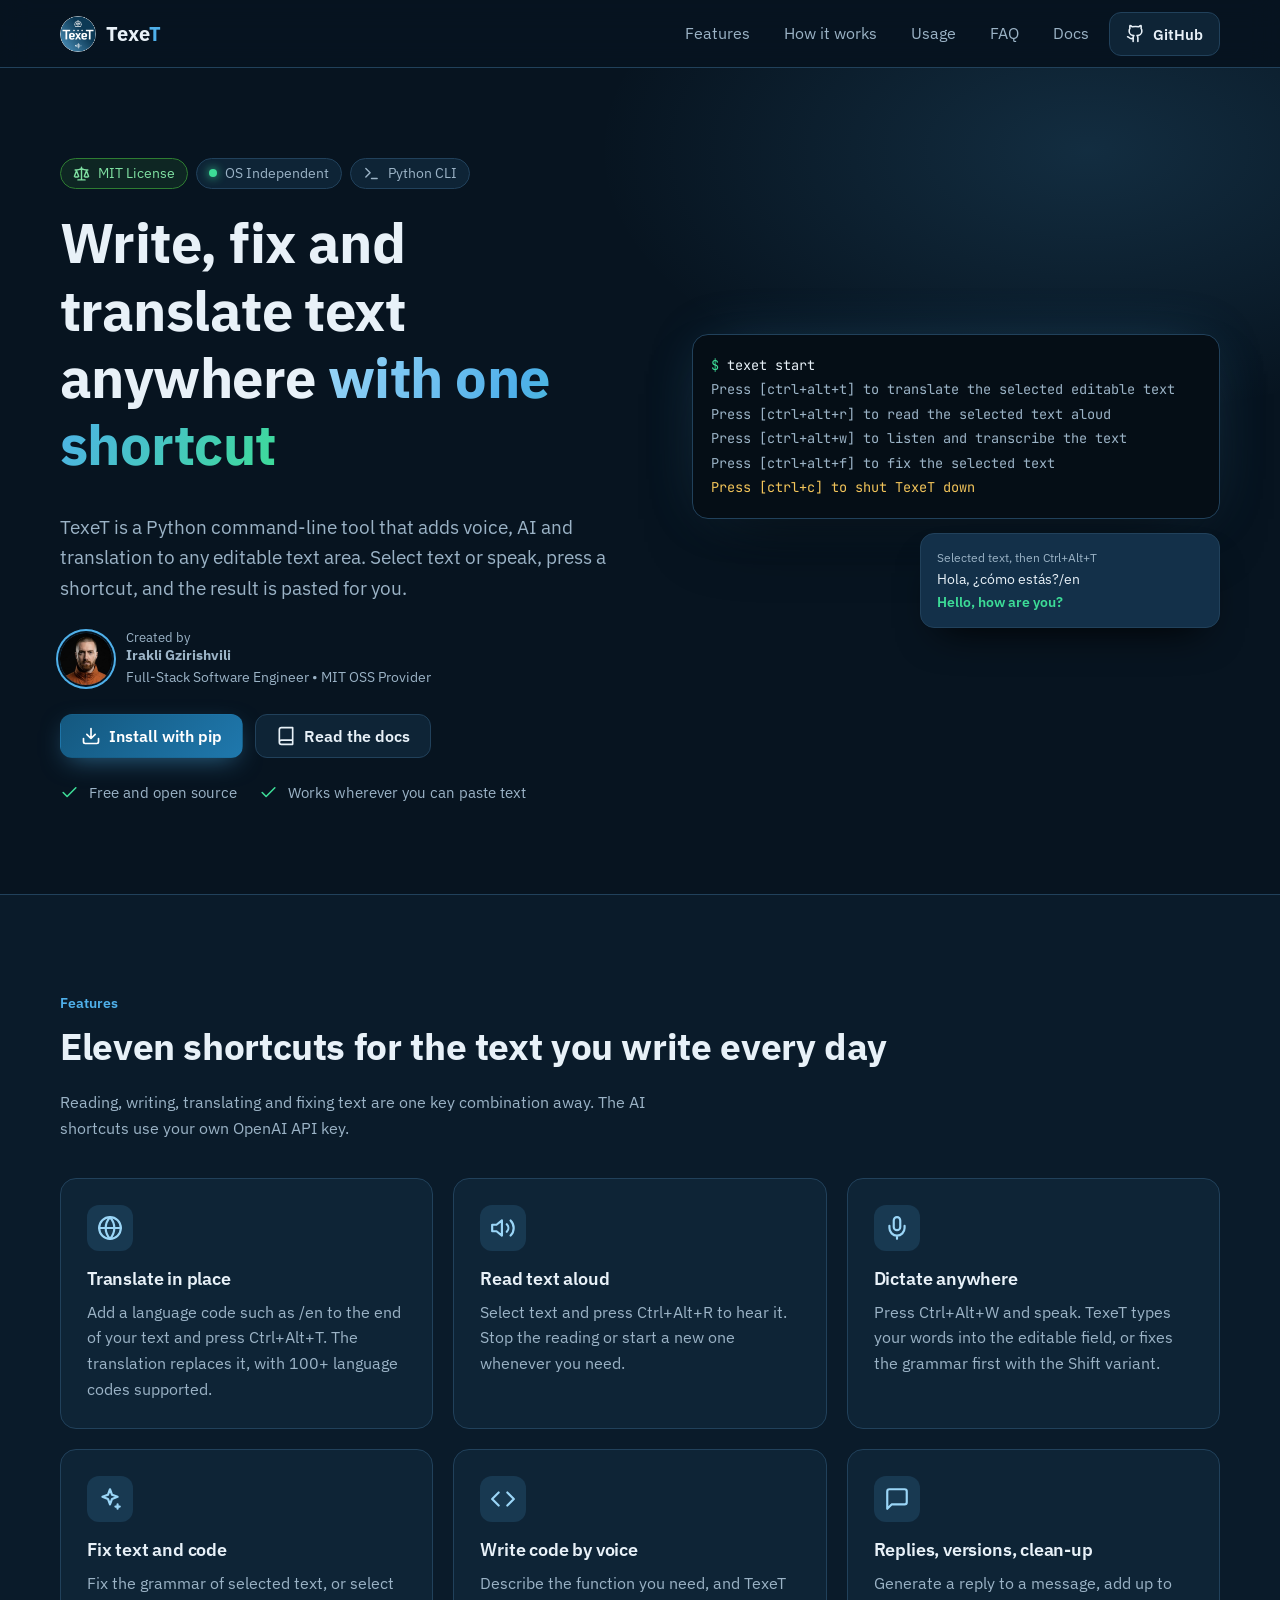
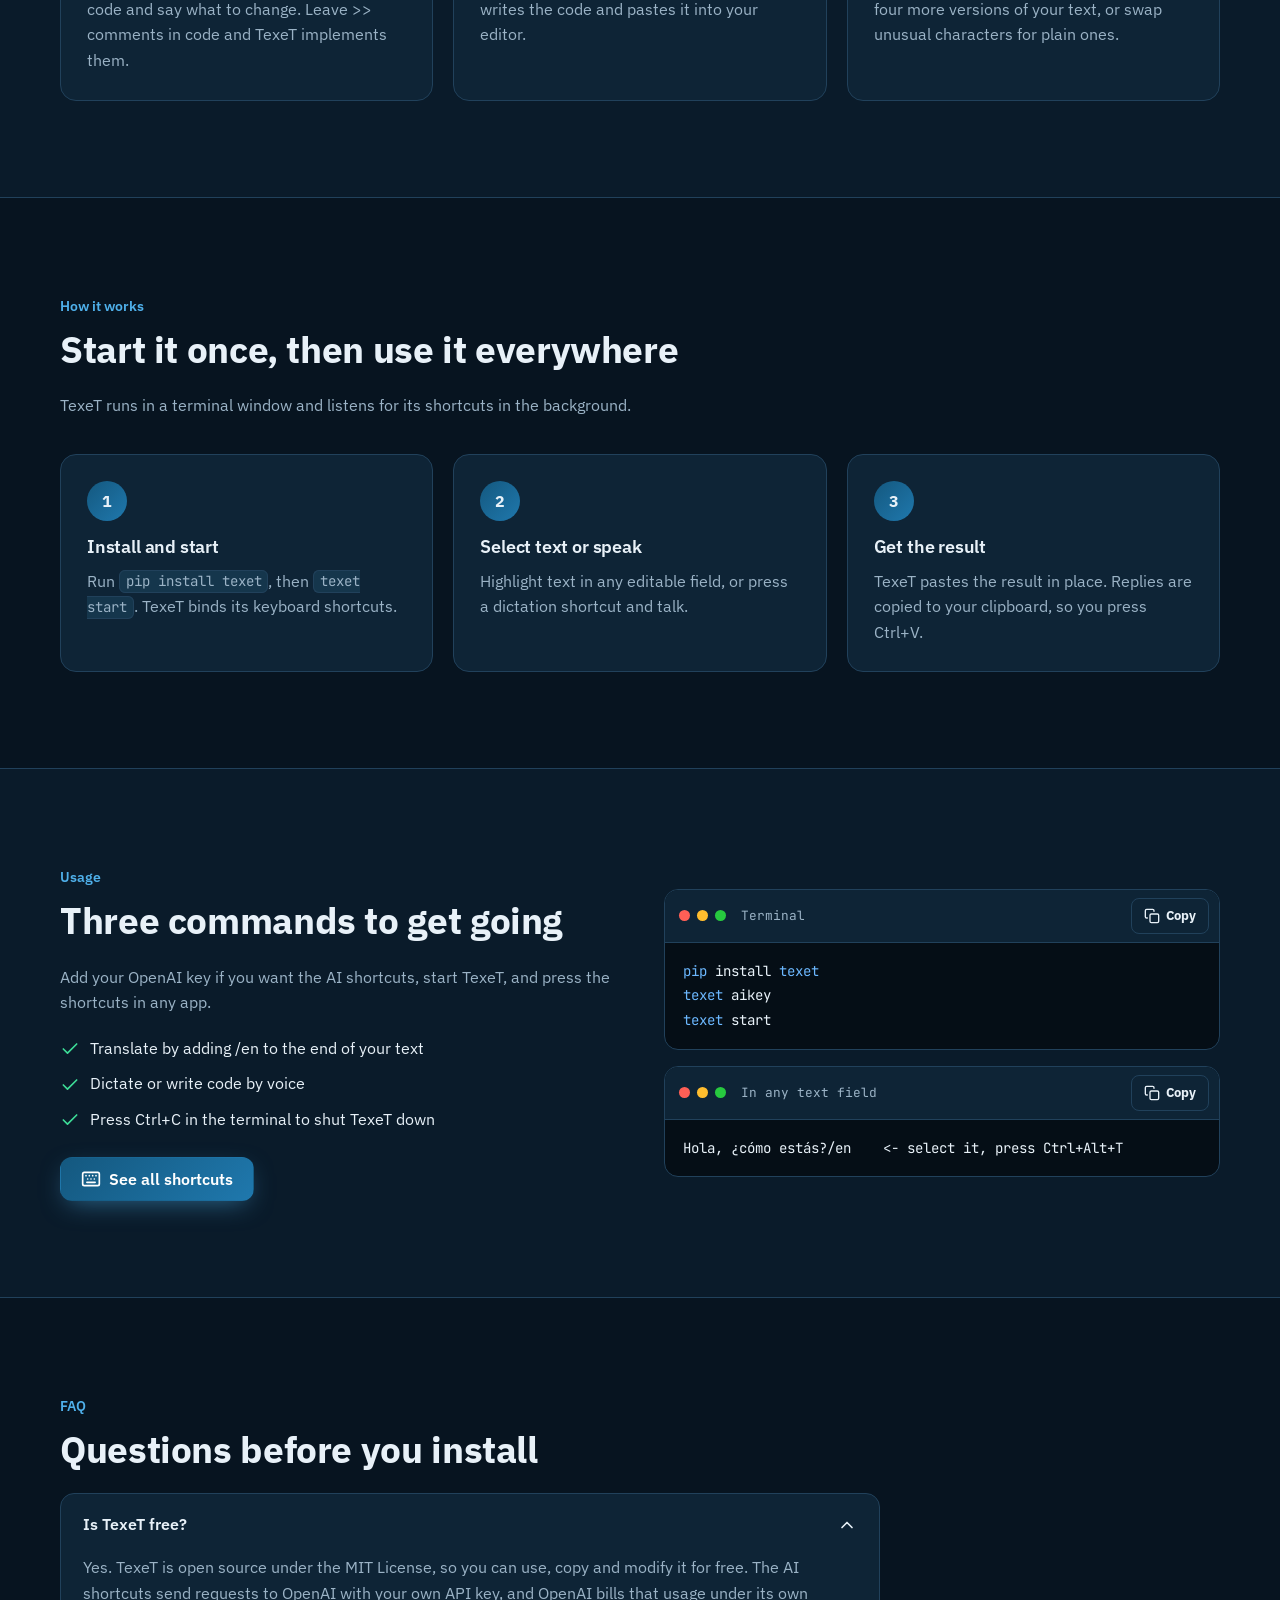
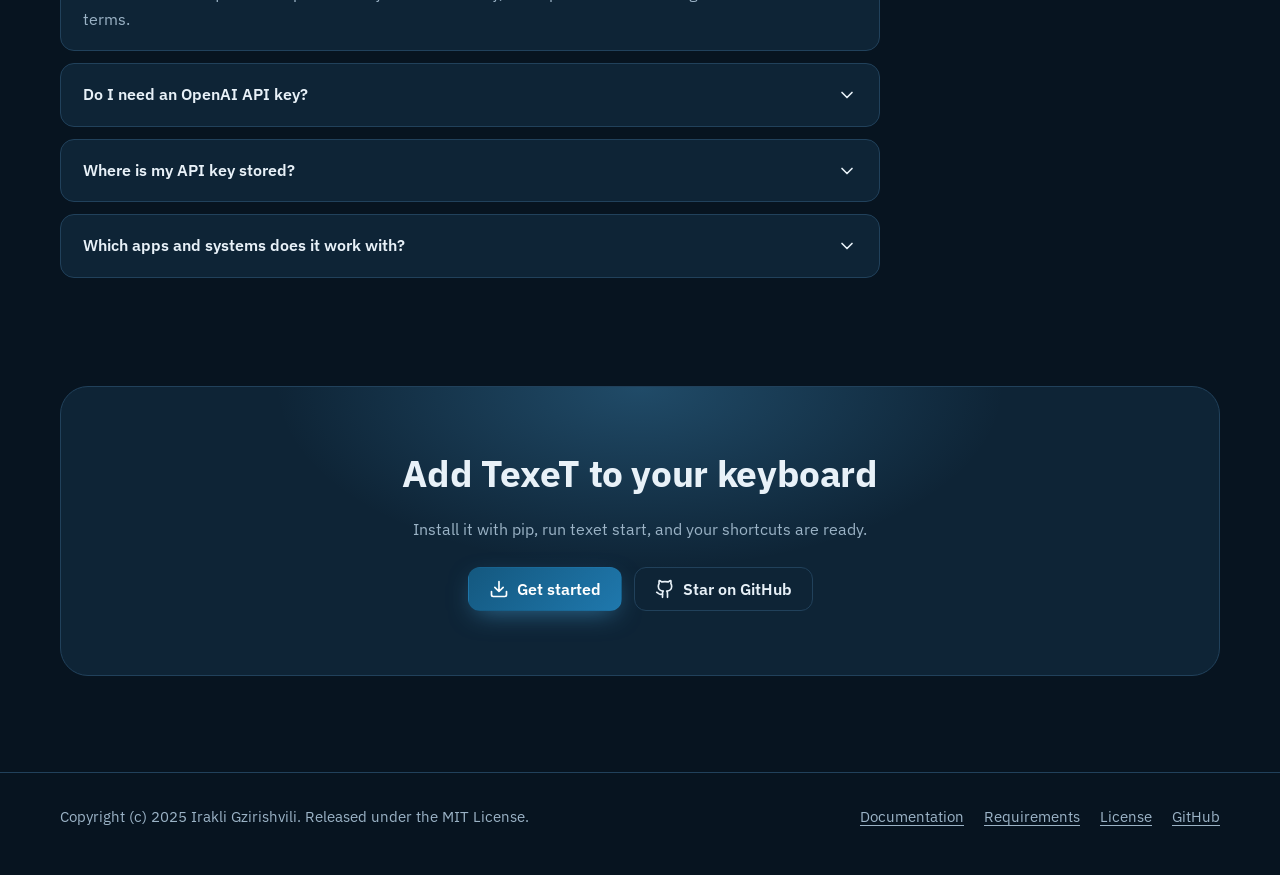
<file: docs/index.html>
<!doctype html>
<html lang="en">
<head>
<meta charset="utf-8">
<meta name="viewport" content="width=device-width, initial-scale=1">
<title>Voice, AI &amp; Translation Shortcuts for Any App | TexeT</title>
<meta name="description" content="TexeT is a free Python CLI that adds voice typing, translation, text-to-speech and AI fixes to any text field with keyboard shortcuts. Install with pip.">
<meta name="keywords" content="TexeT, Python CLI, keyboard shortcuts, voice typing, text to speech, translate text, grammar fixer, OpenAI, pip install texet, productivity tool, open source">
<meta name="author" content="Irakli Gzirishvili">
<meta name="robots" content="index, follow, max-image-preview:large">
<meta name="theme-color" content="#071420">
<link rel="canonical" href="https://ig-ongit.github.io/TexeT/">
<meta property="og:type" content="website">
<meta property="og:site_name" content="TexeT">
<meta property="og:title" content="Voice, AI &amp; Translation Shortcuts for Any App | TexeT">
<meta property="og:description" content="TexeT is a free Python CLI that adds voice typing, translation, text-to-speech and AI fixes to any text field with keyboard shortcuts. Install with pip.">
<meta property="og:url" content="https://ig-ongit.github.io/TexeT/">
<meta property="og:image" content="https://ig-ongit.github.io/TexeT/assets/github.png">
<meta property="og:image:width" content="1280">
<meta property="og:image:height" content="640">
<meta property="og:image:alt" content="TexeT: Voice, AI and translation on keyboard shortcuts">
<meta name="twitter:card" content="summary_large_image">
<meta name="twitter:title" content="Voice, AI &amp; Translation Shortcuts for Any App | TexeT">
<meta name="twitter:description" content="TexeT is a free Python CLI that adds voice typing, translation, text-to-speech and AI fixes to any text field with keyboard shortcuts. Install with pip.">
<meta name="twitter:image" content="https://ig-ongit.github.io/TexeT/assets/github.png">
<link rel="icon" type="image/svg+xml" href="assets/favicon.svg">
<link rel="preconnect" href="https://fonts.googleapis.com">
<link rel="preconnect" href="https://fonts.gstatic.com" crossorigin>
<link href="https://fonts.googleapis.com/css2?family=IBM+Plex+Sans:wght@400;500;600;700&family=JetBrains+Mono:wght@400;500;700&display=swap" rel="stylesheet">
<link rel="stylesheet" href="assets/style.css">
<script type="application/ld+json">{"@context": "https://schema.org", "@graph": [{"@type": "SoftwareApplication", "name": "TexeT", "operatingSystem": "OS Independent", "applicationCategory": "UtilitiesApplication", "description": "TexeT is a free Python CLI that adds voice typing, translation, text-to-speech and AI fixes to any text field with keyboard shortcuts. Install with pip.", "url": "https://ig-ongit.github.io/TexeT/", "image": "https://ig-ongit.github.io/TexeT/assets/github.png", "license": "https://github.com/IG-onGit/TexeT/blob/main/LICENSE", "offers": {"@type": "Offer", "price": "0", "priceCurrency": "USD"}, "author": {"@type": "Person", "name": "Irakli Gzirishvili", "url": "https://github.com/IG-onGit"}}, {"@type": "FAQPage", "mainEntity": [{"@type": "Question", "name": "Is TexeT free?", "acceptedAnswer": {"@type": "Answer", "text": "Yes. TexeT is open source under the MIT License, so you can use, copy and modify it for free. The AI shortcuts send requests to OpenAI with your own API key, and OpenAI bills that usage under its own terms."}}, {"@type": "Question", "name": "Do I need an OpenAI API key?", "acceptedAnswer": {"@type": "Answer", "text": "Only for the AI shortcuts: fixing text and code, grammar-corrected dictation, writing code, adding versions and generating replies. Translating, reading aloud, dictating and parsing unusual characters work without a key."}}, {"@type": "Question", "name": "Where is my API key stored?", "acceptedAnswer": {"@type": "Answer", "text": "When you run texet aikey, TexeT writes the key to a file in a .texet folder inside your home directory. Run texet aikey -r to remove it."}}, {"@type": "Question", "name": "Which apps and systems does it work with?", "acceptedAnswer": {"@type": "Answer", "text": "TexeT is a Python command-line app marked as OS independent. It copies your selection and pastes the result with keyboard shortcuts, so it works wherever you can select and paste text."}}]}]}</script>
<meta name="google-site-verification" content="KW_FPvh6H9w-IPBSeRbdajFq0owdg60dTdN3nYFQ4sA" />
</head>
<body>
<a class="skip" href="#main">Skip to content</a>
<svg xmlns="http://www.w3.org/2000/svg" style="display:none" aria-hidden="true"><symbol id="i-menu" viewBox="0 0 24 24"><path d="M4 6h16M4 12h16M4 18h16"/></symbol><symbol id="i-x" viewBox="0 0 24 24"><path d="M18 6 6 18M6 6l12 12"/></symbol><symbol id="i-copy" viewBox="0 0 24 24"><rect x="9" y="9" width="13" height="13" rx="2"/><path d="M5 15H4a2 2 0 0 1-2-2V4a2 2 0 0 1 2-2h9a2 2 0 0 1 2 2v1"/></symbol><symbol id="i-check" viewBox="0 0 24 24"><path d="M20 6 9 17l-5-5"/></symbol><symbol id="i-chevron" viewBox="0 0 24 24"><path d="m6 9 6 6 6-6"/></symbol><symbol id="i-arrow" viewBox="0 0 24 24"><path d="M5 12h14M12 5l7 7-7 7"/></symbol><symbol id="i-github" viewBox="0 0 24 24"><path d="M15 22v-4a4.8 4.8 0 0 0-1-3.5c3 0 6-2 6-5.5.08-1.25-.27-2.48-1-3.5.28-1.15.28-2.35 0-3.5 0 0-1 0-3 1.5-2.64-.5-5.36-.5-8 0C6 2 5 2 5 2c-.3 1.15-.3 2.35 0 3.5A5.4 5.4 0 0 0 4 9c0 3.5 3 5.5 6 5.5-.39.49-.68 1.05-.85 1.65-.17.6-.22 1.23-.15 1.85v4"/><path d="M9 18c-4.51 2-5-2-7-2"/></symbol><symbol id="i-book" viewBox="0 0 24 24"><path d="M4 19.5v-15A2.5 2.5 0 0 1 6.5 2H20v20H6.5a2.5 2.5 0 0 1 0-5H20"/></symbol><symbol id="i-download" viewBox="0 0 24 24"><path d="M21 15v4a2 2 0 0 1-2 2H5a2 2 0 0 1-2-2v-4M7 10l5 5 5-5M12 15V3"/></symbol><symbol id="i-user" viewBox="0 0 24 24"><path d="M19 21v-2a4 4 0 0 0-4-4H9a4 4 0 0 0-4 4v2"/><circle cx="12" cy="7" r="4"/></symbol><symbol id="i-scale" viewBox="0 0 24 24"><path d="m16 16 3-8 3 8c-.87.65-1.92 1-3 1s-2.13-.35-3-1ZM2 16l3-8 3 8c-.87.65-1.92 1-3 1s-2.13-.35-3-1ZM7 21h10M12 3v18M3 7h2c2 0 5-1 7-2 2 1 5 2 7 2h2"/></symbol><symbol id="i-cpu" viewBox="0 0 24 24"><rect x="4" y="4" width="16" height="16" rx="2"/><rect x="9" y="9" width="6" height="6"/><path d="M15 2v2M15 20v2M2 15h2M2 9h2M20 15h2M20 9h2M9 2v2M9 20v2"/></symbol><symbol id="i-folder" viewBox="0 0 24 24"><path d="M20 20a2 2 0 0 0 2-2V8a2 2 0 0 0-2-2h-7.9a2 2 0 0 1-1.69-.9L9.6 3.9A2 2 0 0 0 7.93 3H4a2 2 0 0 0-2 2v13a2 2 0 0 0 2 2Z"/></symbol><symbol id="i-compass" viewBox="0 0 24 24"><circle cx="12" cy="12" r="10"/><path d="m16.24 7.76-1.8 5.41a2 2 0 0 1-1.27 1.27L7.76 16.24l1.8-5.41a2 2 0 0 1 1.27-1.27Z"/></symbol><symbol id="i-terminal" viewBox="0 0 24 24"><path d="m4 17 6-6-6-6M12 19h8"/></symbol><symbol id="i-linkedin" viewBox="0 0 24 24"><path d="M16 8a6 6 0 0 1 6 6v7h-4v-7a2 2 0 0 0-2-2 2 2 0 0 0-2 2v7h-4v-7a6 6 0 0 1 6-6z"/><rect width="4" height="12" x="2" y="9"/><circle cx="4" cy="4" r="2"/></symbol><symbol id="i-twitter-x" viewBox="0 0 24 24"><path d="M4 4l11.7 16H20L8.3 4z"/><path d="M4 20l6.8-6.8M13.2 10.8 20 4"/></symbol><symbol id="i-globe" viewBox="0 0 24 24"><circle cx="12" cy="12" r="10"/><path d="M2 12h20M12 2a15 15 0 0 1 4 10 15 15 0 0 1-4 10 15 15 0 0 1-4-10 15 15 0 0 1 4-10z"/></symbol><symbol id="i-volume" viewBox="0 0 24 24"><path d="M11 5 6 9H2v6h4l5 4V5z"/><path d="M15.5 8.5a5 5 0 0 1 0 7M19 5a10 10 0 0 1 0 14"/></symbol><symbol id="i-mic" viewBox="0 0 24 24"><rect x="9" y="2" width="6" height="12" rx="3"/><path d="M19 10v2a7 7 0 0 1-14 0v-2M12 19v3"/></symbol><symbol id="i-sparkles" viewBox="0 0 24 24"><path d="m12 3 1.9 5.1L19 10l-5.1 1.9L12 17l-1.9-5.1L5 10l5.1-1.9z"/><path d="M19 17v4M17 19h4"/></symbol><symbol id="i-code" viewBox="0 0 24 24"><path d="m16 18 6-6-6-6M8 6l-6 6 6 6"/></symbol><symbol id="i-message" viewBox="0 0 24 24"><path d="M21 15a2 2 0 0 1-2 2H7l-4 4V5a2 2 0 0 1 2-2h14a2 2 0 0 1 2 2z"/></symbol><symbol id="i-keyboard" viewBox="0 0 24 24"><rect x="2" y="4" width="20" height="16" rx="2"/><path d="M6 8h.01M10 8h.01M14 8h.01M18 8h.01M8 12h.01M12 12h.01M16 12h.01M7 16h10"/></symbol><symbol id="i-lock" viewBox="0 0 24 24"><rect x="3" y="11" width="18" height="11" rx="2"/><path d="M7 11V7a5 5 0 0 1 10 0v4"/></symbol><symbol id="i-info" viewBox="0 0 24 24"><circle cx="12" cy="12" r="10"/><path d="M12 16v-4M12 8h.01"/></symbol><symbol id="i-alert" viewBox="0 0 24 24"><path d="M10.3 3.9 1.8 18a2 2 0 0 0 1.7 3h17a2 2 0 0 0 1.7-3L13.7 3.9a2 2 0 0 0-3.4 0zM12 9v4M12 17h.01"/></symbol></svg>
<header class="site-header"><div class="container">
<a class="brand" href="./"><img src="assets/logo.svg" width="36" height="36" alt=""><b>Texe<span>T</span></b></a>
<nav class="nav" id="site-nav" aria-label="Main"><a href="#features">Features</a><a href="#how">How it works</a><a href="#usage">Usage</a><a href="#faq">FAQ</a><a href="docs/">Docs</a><a class="btn btn-ghost btn-sm" href="https://github.com/IG-onGit/TexeT" rel="noopener"><svg class="icon" aria-hidden="true"><use href="#i-github"/></svg> GitHub</a></nav>
<button class="burger" type="button" aria-controls="site-nav" aria-expanded="false" aria-label="Open menu"><svg class="icon" aria-hidden="true"><use href="#i-menu"/></svg></button>
</div></header>

<main id="main">
<section class="hero"><div class="container">
<div>
<div class="badges"><span class="badge mit"><svg class="icon" aria-hidden="true"><use href="#i-scale"/></svg> MIT License</span><span class="badge"><i class="dot"></i>OS Independent</span><span class="badge"><svg class="icon" aria-hidden="true"><use href="#i-terminal"/></svg> Python CLI</span></div>
<h1>Write, fix and translate text anywhere <span class="grad">with one shortcut</span></h1>
<p class="lead">TexeT is a Python command-line tool that adds voice, AI and translation to any editable text area. Select text or speak, press a shortcut, and the result is pasted for you.</p>
<a class="author-pill" href="docs/#author"><img src="assets/Irakli%20Gzirishvili.png" width="52" height="52" alt="Irakli Gzirishvili"><span><small>Created by</small><strong>Irakli Gzirishvili</strong><span>Full-Stack Software Engineer • MIT OSS Provider</span></span></a>
<div class="cta-row"><a class="btn btn-primary" href="docs/#installation"><svg class="icon" aria-hidden="true"><use href="#i-download"/></svg> Install with pip</a><a class="btn btn-ghost" href="docs/"><svg class="icon" aria-hidden="true"><use href="#i-book"/></svg> Read the docs</a></div>
<ul class="trust"><li><svg class="icon" aria-hidden="true"><use href="#i-check"/></svg> Free and open source</li><li><svg class="icon" aria-hidden="true"><use href="#i-check"/></svg> Works wherever you can paste text</li></ul>
</div>
<div class="mock" aria-hidden="true">
<div class="term"><pre><span class="ln" style="--d:0"><span class="p">$</span> texet start</span><span class="ln" style="--d:1"><span class="m">Press [ctrl+alt+t] to translate the selected editable text</span></span><span class="ln" style="--d:2"><span class="m">Press [ctrl+alt+r] to read the selected text aloud</span></span><span class="ln" style="--d:3"><span class="m">Press [ctrl+alt+w] to listen and transcribe the text</span></span><span class="ln" style="--d:4"><span class="m">Press [ctrl+alt+f] to fix the selected text</span></span><span class="ln" style="--d:5"><span class="k">Press [ctrl+c] to shut TexeT down</span></span></pre></div>
<div class="note"><small>Selected text, then Ctrl+Alt+T</small>Hola, ¿cómo estás?/en<br><b>Hello, how are you?</b></div>
</div>
</div></section>

<section class="block alt" id="features"><div class="container">
<span class="eyebrow">Features</span><h2>Eleven shortcuts for the text you write every day</h2>
<p class="intro">Reading, writing, translating and fixing text are one key combination away. The AI shortcuts use your own OpenAI API key.</p>
<div class="grid3"><article class="card"><div class="tile"><svg class="icon" aria-hidden="true"><use href="#i-globe"/></svg></div><h3>Translate in place</h3><p>Add a language code such as /en to the end of your text and press Ctrl+Alt+T. The translation replaces it, with 100+ language codes supported.</p></article><article class="card"><div class="tile"><svg class="icon" aria-hidden="true"><use href="#i-volume"/></svg></div><h3>Read text aloud</h3><p>Select text and press Ctrl+Alt+R to hear it. Stop the reading or start a new one whenever you need.</p></article><article class="card"><div class="tile"><svg class="icon" aria-hidden="true"><use href="#i-mic"/></svg></div><h3>Dictate anywhere</h3><p>Press Ctrl+Alt+W and speak. TexeT types your words into the editable field, or fixes the grammar first with the Shift variant.</p></article><article class="card"><div class="tile"><svg class="icon" aria-hidden="true"><use href="#i-sparkles"/></svg></div><h3>Fix text and code</h3><p>Fix the grammar of selected text, or select code and say what to change. Leave >> comments in code and TexeT implements them.</p></article><article class="card"><div class="tile"><svg class="icon" aria-hidden="true"><use href="#i-code"/></svg></div><h3>Write code by voice</h3><p>Describe the function you need, and TexeT writes the code and pastes it into your editor.</p></article><article class="card"><div class="tile"><svg class="icon" aria-hidden="true"><use href="#i-message"/></svg></div><h3>Replies, versions, clean-up</h3><p>Generate a reply to a message, add up to four more versions of your text, or swap unusual characters for plain ones.</p></article></div>
</div></section>

<section class="block" id="how"><div class="container">
<span class="eyebrow">How it works</span><h2>Start it once, then use it everywhere</h2>
<p class="intro">TexeT runs in a terminal window and listens for its shortcuts in the background.</p>
<ol class="steps">
<li><h3>Install and start</h3><p>Run <code>pip install texet</code>, then <code>texet start</code>. TexeT binds its keyboard shortcuts.</p></li>
<li><h3>Select text or speak</h3><p>Highlight text in any editable field, or press a dictation shortcut and talk.</p></li>
<li><h3>Get the result</h3><p>TexeT pastes the result in place. Replies are copied to your clipboard, so you press Ctrl+V.</p></li>
</ol>
</div></section>

<section class="block alt" id="usage"><div class="container split">
<div>
<span class="eyebrow">Usage</span><h2>Three commands to get going</h2>
<p class="intro" style="margin-bottom:20px">Add your OpenAI key if you want the AI shortcuts, start TexeT, and press the shortcuts in any app.</p>
<ul class="checks"><li><svg class="icon" aria-hidden="true"><use href="#i-check"/></svg> Translate by adding /en to the end of your text</li><li><svg class="icon" aria-hidden="true"><use href="#i-check"/></svg> Dictate or write code by voice</li><li><svg class="icon" aria-hidden="true"><use href="#i-check"/></svg> Press Ctrl+C in the terminal to shut TexeT down</li></ul>
<a class="btn btn-primary" href="docs/#shortcuts"><svg class="icon" aria-hidden="true"><use href="#i-keyboard"/></svg> See all shortcuts</a>
</div>
<div class="stack">
<pre><code data-lang="bash" data-title="Terminal">pip install texet
texet aikey
texet start</code></pre>
<pre><code data-lang="text" data-title="In any text field">Hola, ¿cómo estás?/en    &lt;- select it, press Ctrl+Alt+T</code></pre>
</div>
</div></section>

<section class="block" id="faq"><div class="container">
<span class="eyebrow">FAQ</span><h2>Questions before you install</h2>
<div class="faq"><details open><summary>Is TexeT free?<svg class="icon" aria-hidden="true"><use href="#i-chevron"/></svg></summary><p>Yes. TexeT is open source under the MIT License, so you can use, copy and modify it for free. The AI shortcuts send requests to OpenAI with your own API key, and OpenAI bills that usage under its own terms.</p></details><details><summary>Do I need an OpenAI API key?<svg class="icon" aria-hidden="true"><use href="#i-chevron"/></svg></summary><p>Only for the AI shortcuts: fixing text and code, grammar-corrected dictation, writing code, adding versions and generating replies. Translating, reading aloud, dictating and parsing unusual characters work without a key.</p></details><details><summary>Where is my API key stored?<svg class="icon" aria-hidden="true"><use href="#i-chevron"/></svg></summary><p>When you run texet aikey, TexeT writes the key to a file in a .texet folder inside your home directory. Run texet aikey -r to remove it.</p></details><details><summary>Which apps and systems does it work with?<svg class="icon" aria-hidden="true"><use href="#i-chevron"/></svg></summary><p>TexeT is a Python command-line app marked as OS independent. It copies your selection and pastes the result with keyboard shortcuts, so it works wherever you can select and paste text.</p></details></div>
</div></section>

<section class="block" style="padding-top:0"><div class="container"><div class="cta-band">
<h2>Add TexeT to your keyboard</h2>
<p>Install it with pip, run texet start, and your shortcuts are ready.</p>
<div class="cta-row"><a class="btn btn-primary" href="docs/#installation"><svg class="icon" aria-hidden="true"><use href="#i-download"/></svg> Get started</a><a class="btn btn-ghost" href="https://github.com/IG-onGit/TexeT" rel="noopener"><svg class="icon" aria-hidden="true"><use href="#i-github"/></svg> Star on GitHub</a></div>
</div></div></section>
</main>
<footer class="site-footer"><div class="container">
<p>Copyright (c) 2025 Irakli Gzirishvili. Released under the MIT License.</p>
<nav aria-label="Footer"><a href="docs/">Documentation</a><a href="docs/#requirements">Requirements</a><a href="docs/#license">License</a><a href="https://github.com/IG-onGit/TexeT" rel="noopener">GitHub</a></nav>
</div></footer>

<script src="assets/main.js" defer></script>
</body>
</html>
</file>
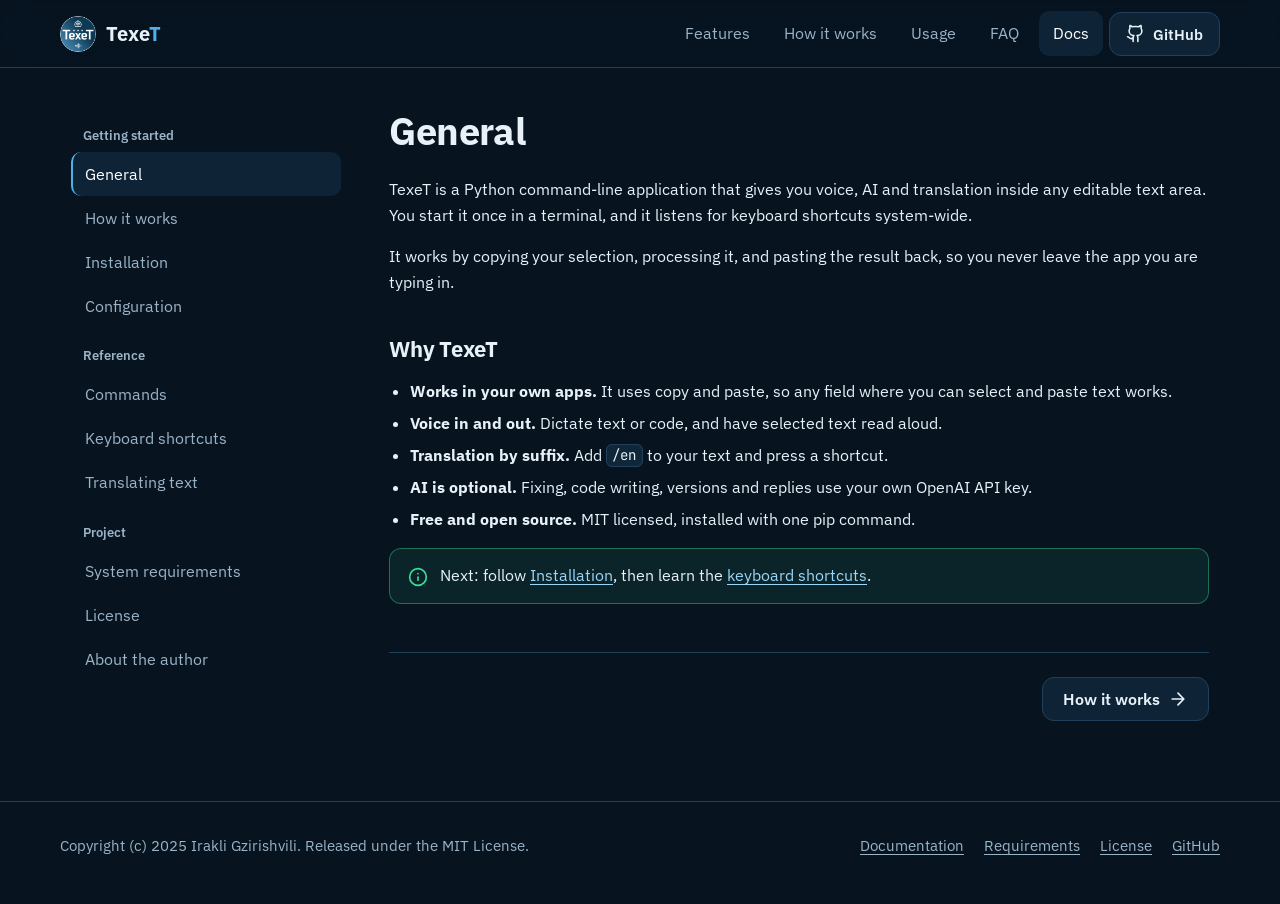
<file: docs/docs/index.html>
<!doctype html>
<html lang="en">
<head>
<meta charset="utf-8">
<meta name="viewport" content="width=device-width, initial-scale=1">
<title>Install, Commands &amp; Keyboard Shortcuts Docs | TexeT</title>
<meta name="description" content="TexeT documentation: install the Python CLI with pip, set your OpenAI key, and learn every command and keyboard shortcut for voice typing, translation, fixes.">
<meta name="keywords" content="TexeT, Python CLI, keyboard shortcuts, voice typing, text to speech, translate text, grammar fixer, OpenAI, pip install texet, productivity tool, open source">
<meta name="author" content="Irakli Gzirishvili">
<meta name="robots" content="index, follow, max-image-preview:large">
<meta name="theme-color" content="#071420">
<link rel="canonical" href="https://ig-ongit.github.io/TexeT/docs/">
<meta property="og:type" content="website">
<meta property="og:site_name" content="TexeT">
<meta property="og:title" content="Install, Commands &amp; Keyboard Shortcuts Docs | TexeT">
<meta property="og:description" content="TexeT documentation: install the Python CLI with pip, set your OpenAI key, and learn every command and keyboard shortcut for voice typing, translation, fixes.">
<meta property="og:url" content="https://ig-ongit.github.io/TexeT/docs/">
<meta property="og:image" content="https://ig-ongit.github.io/TexeT/assets/github.png">
<meta property="og:image:width" content="1280">
<meta property="og:image:height" content="640">
<meta property="og:image:alt" content="TexeT: Voice, AI and translation on keyboard shortcuts">
<meta name="twitter:card" content="summary_large_image">
<meta name="twitter:title" content="Install, Commands &amp; Keyboard Shortcuts Docs | TexeT">
<meta name="twitter:description" content="TexeT documentation: install the Python CLI with pip, set your OpenAI key, and learn every command and keyboard shortcut for voice typing, translation, fixes.">
<meta name="twitter:image" content="https://ig-ongit.github.io/TexeT/assets/github.png">
<link rel="icon" type="image/svg+xml" href="../assets/favicon.svg">
<link rel="preconnect" href="https://fonts.googleapis.com">
<link rel="preconnect" href="https://fonts.gstatic.com" crossorigin>
<link href="https://fonts.googleapis.com/css2?family=IBM+Plex+Sans:wght@400;500;600;700&family=JetBrains+Mono:wght@400;500;700&display=swap" rel="stylesheet">
<link rel="stylesheet" href="../assets/style.css">
<script type="application/ld+json">{"@context": "https://schema.org", "@type": "TechArticle", "headline": "TexeT documentation", "description": "TexeT documentation: install the Python CLI with pip, set your OpenAI key, and learn every command and keyboard shortcut for voice typing, translation, fixes.", "url": "https://ig-ongit.github.io/TexeT/docs/", "image": "https://ig-ongit.github.io/TexeT/assets/github.png", "inLanguage": "en", "author": {"@type": "Person", "name": "Irakli Gzirishvili", "jobTitle": "Full-Stack Software Engineer", "sameAs": ["https://github.com/IG-onGit", "https://www.linkedin.com/in/ig-link", "https://x.com/IG_onX", "https://www.linkedin.com/newsletters/creatron-7275978973124132864"]}}</script>
</head>
<body class="docs-page">
<a class="skip" href="#main">Skip to content</a>
<svg xmlns="http://www.w3.org/2000/svg" style="display:none" aria-hidden="true"><symbol id="i-menu" viewBox="0 0 24 24"><path d="M4 6h16M4 12h16M4 18h16"/></symbol><symbol id="i-x" viewBox="0 0 24 24"><path d="M18 6 6 18M6 6l12 12"/></symbol><symbol id="i-copy" viewBox="0 0 24 24"><rect x="9" y="9" width="13" height="13" rx="2"/><path d="M5 15H4a2 2 0 0 1-2-2V4a2 2 0 0 1 2-2h9a2 2 0 0 1 2 2v1"/></symbol><symbol id="i-check" viewBox="0 0 24 24"><path d="M20 6 9 17l-5-5"/></symbol><symbol id="i-chevron" viewBox="0 0 24 24"><path d="m6 9 6 6 6-6"/></symbol><symbol id="i-arrow" viewBox="0 0 24 24"><path d="M5 12h14M12 5l7 7-7 7"/></symbol><symbol id="i-github" viewBox="0 0 24 24"><path d="M15 22v-4a4.8 4.8 0 0 0-1-3.5c3 0 6-2 6-5.5.08-1.25-.27-2.48-1-3.5.28-1.15.28-2.35 0-3.5 0 0-1 0-3 1.5-2.64-.5-5.36-.5-8 0C6 2 5 2 5 2c-.3 1.15-.3 2.35 0 3.5A5.4 5.4 0 0 0 4 9c0 3.5 3 5.5 6 5.5-.39.49-.68 1.05-.85 1.65-.17.6-.22 1.23-.15 1.85v4"/><path d="M9 18c-4.51 2-5-2-7-2"/></symbol><symbol id="i-book" viewBox="0 0 24 24"><path d="M4 19.5v-15A2.5 2.5 0 0 1 6.5 2H20v20H6.5a2.5 2.5 0 0 1 0-5H20"/></symbol><symbol id="i-download" viewBox="0 0 24 24"><path d="M21 15v4a2 2 0 0 1-2 2H5a2 2 0 0 1-2-2v-4M7 10l5 5 5-5M12 15V3"/></symbol><symbol id="i-user" viewBox="0 0 24 24"><path d="M19 21v-2a4 4 0 0 0-4-4H9a4 4 0 0 0-4 4v2"/><circle cx="12" cy="7" r="4"/></symbol><symbol id="i-scale" viewBox="0 0 24 24"><path d="m16 16 3-8 3 8c-.87.65-1.92 1-3 1s-2.13-.35-3-1ZM2 16l3-8 3 8c-.87.65-1.92 1-3 1s-2.13-.35-3-1ZM7 21h10M12 3v18M3 7h2c2 0 5-1 7-2 2 1 5 2 7 2h2"/></symbol><symbol id="i-cpu" viewBox="0 0 24 24"><rect x="4" y="4" width="16" height="16" rx="2"/><rect x="9" y="9" width="6" height="6"/><path d="M15 2v2M15 20v2M2 15h2M2 9h2M20 15h2M20 9h2M9 2v2M9 20v2"/></symbol><symbol id="i-folder" viewBox="0 0 24 24"><path d="M20 20a2 2 0 0 0 2-2V8a2 2 0 0 0-2-2h-7.9a2 2 0 0 1-1.69-.9L9.6 3.9A2 2 0 0 0 7.93 3H4a2 2 0 0 0-2 2v13a2 2 0 0 0 2 2Z"/></symbol><symbol id="i-compass" viewBox="0 0 24 24"><circle cx="12" cy="12" r="10"/><path d="m16.24 7.76-1.8 5.41a2 2 0 0 1-1.27 1.27L7.76 16.24l1.8-5.41a2 2 0 0 1 1.27-1.27Z"/></symbol><symbol id="i-terminal" viewBox="0 0 24 24"><path d="m4 17 6-6-6-6M12 19h8"/></symbol><symbol id="i-linkedin" viewBox="0 0 24 24"><path d="M16 8a6 6 0 0 1 6 6v7h-4v-7a2 2 0 0 0-2-2 2 2 0 0 0-2 2v7h-4v-7a6 6 0 0 1 6-6z"/><rect width="4" height="12" x="2" y="9"/><circle cx="4" cy="4" r="2"/></symbol><symbol id="i-twitter-x" viewBox="0 0 24 24"><path d="M4 4l11.7 16H20L8.3 4z"/><path d="M4 20l6.8-6.8M13.2 10.8 20 4"/></symbol><symbol id="i-globe" viewBox="0 0 24 24"><circle cx="12" cy="12" r="10"/><path d="M2 12h20M12 2a15 15 0 0 1 4 10 15 15 0 0 1-4 10 15 15 0 0 1-4-10 15 15 0 0 1 4-10z"/></symbol><symbol id="i-volume" viewBox="0 0 24 24"><path d="M11 5 6 9H2v6h4l5 4V5z"/><path d="M15.5 8.5a5 5 0 0 1 0 7M19 5a10 10 0 0 1 0 14"/></symbol><symbol id="i-mic" viewBox="0 0 24 24"><rect x="9" y="2" width="6" height="12" rx="3"/><path d="M19 10v2a7 7 0 0 1-14 0v-2M12 19v3"/></symbol><symbol id="i-sparkles" viewBox="0 0 24 24"><path d="m12 3 1.9 5.1L19 10l-5.1 1.9L12 17l-1.9-5.1L5 10l5.1-1.9z"/><path d="M19 17v4M17 19h4"/></symbol><symbol id="i-code" viewBox="0 0 24 24"><path d="m16 18 6-6-6-6M8 6l-6 6 6 6"/></symbol><symbol id="i-message" viewBox="0 0 24 24"><path d="M21 15a2 2 0 0 1-2 2H7l-4 4V5a2 2 0 0 1 2-2h14a2 2 0 0 1 2 2z"/></symbol><symbol id="i-keyboard" viewBox="0 0 24 24"><rect x="2" y="4" width="20" height="16" rx="2"/><path d="M6 8h.01M10 8h.01M14 8h.01M18 8h.01M8 12h.01M12 12h.01M16 12h.01M7 16h10"/></symbol><symbol id="i-lock" viewBox="0 0 24 24"><rect x="3" y="11" width="18" height="11" rx="2"/><path d="M7 11V7a5 5 0 0 1 10 0v4"/></symbol><symbol id="i-info" viewBox="0 0 24 24"><circle cx="12" cy="12" r="10"/><path d="M12 16v-4M12 8h.01"/></symbol><symbol id="i-alert" viewBox="0 0 24 24"><path d="M10.3 3.9 1.8 18a2 2 0 0 0 1.7 3h17a2 2 0 0 0 1.7-3L13.7 3.9a2 2 0 0 0-3.4 0zM12 9v4M12 17h.01"/></symbol></svg>
<header class="site-header"><div class="container">
<a class="brand" href="../"><img src="../assets/logo.svg" width="36" height="36" alt=""><b>Texe<span>T</span></b></a>
<nav class="nav" id="site-nav" aria-label="Main"><a href="../#features">Features</a><a href="../#how">How it works</a><a href="../#usage">Usage</a><a href="../#faq">FAQ</a><a href="../docs/" aria-current="page">Docs</a><a class="btn btn-ghost btn-sm" href="https://github.com/IG-onGit/TexeT" rel="noopener"><svg class="icon" aria-hidden="true"><use href="#i-github"/></svg> GitHub</a></nav>
<button class="burger" type="button" aria-controls="docs-nav" aria-expanded="false" aria-label="Open menu"><svg class="icon" aria-hidden="true"><use href="#i-menu"/></svg></button>
</div></header>

<div class="container docs">
<aside class="sidebar" id="docs-nav" aria-label="Documentation sections"><p class="side-title">Getting started</p><a href="#general" data-section="general">General</a><a href="#how-it-works" data-section="how-it-works">How it works</a><a href="#installation" data-section="installation">Installation</a><a href="#configuration" data-section="configuration">Configuration</a><p class="side-title">Reference</p><a href="#commands" data-section="commands">Commands</a><a href="#shortcuts" data-section="shortcuts">Keyboard shortcuts</a><a href="#translation" data-section="translation">Translating text</a><p class="side-title">Project</p><a href="#requirements" data-section="requirements">System requirements</a><a href="#license" data-section="license">License</a><a href="#author" data-section="author">About the author</a><div class="mobile-only"><p class="side-title">More</p><a href="../">Back to home</a><a href="https://github.com/IG-onGit/TexeT" rel="noopener">GitHub</a></div></aside>
<main id="main">
<article class="doc-section" id="general"><h1>General</h1>
<p>TexeT is a Python command-line application that gives you voice, AI and translation inside any editable text area. You start it once in a terminal, and it listens for keyboard shortcuts system-wide.</p>
<p>It works by copying your selection, processing it, and pasting the result back, so you never leave the app you are typing in.</p>
<h2>Why TexeT</h2>
<ul><li><strong>Works in your own apps.</strong> It uses copy and paste, so any field where you can select and paste text works.</li>
<li><strong>Voice in and out.</strong> Dictate text or code, and have selected text read aloud.</li>
<li><strong>Translation by suffix.</strong> Add <code>/en</code> to your text and press a shortcut.</li>
<li><strong>AI is optional.</strong> Fixing, code writing, versions and replies use your own OpenAI API key.</li>
<li><strong>Free and open source.</strong> MIT licensed, installed with one pip command.</li></ul>
<div class="callout"><svg class="icon" aria-hidden="true"><use href="#i-info"/></svg><p>Next: follow <a href="#installation" data-goto="installation">Installation</a>, then learn the <a href="#shortcuts" data-goto="shortcuts">keyboard shortcuts</a>.</p></div><div class="pager"><a class="btn btn-ghost next" href="#how-it-works" data-goto="how-it-works">How it works <svg class="icon" aria-hidden="true"><use href="#i-arrow"/></svg></a></div></article>
<article class="doc-section" id="how-it-works"><h1>How it works</h1>
<p>When you run <code>texet start</code>, TexeT registers its keyboard shortcuts. Each shortcut runs one task:</p>
<ol><li>You press a shortcut.</li><li>TexeT copies your selected text, or listens to your voice for the dictation shortcuts.</li>
<li>It translates the text, reads it aloud, or sends it to OpenAI, depending on the shortcut.</li>
<li>It pastes the result into the editable zone. Replies are copied to the clipboard instead.</li>
<li>It plays a done or error sound when the task finishes.</li></ol>
<pre><code data-lang="text" data-title="Data flow">texet start -&gt; shortcuts registered

shortcut pressed
  |-- copy selection  (or listen to your voice)
  |-- translate | read aloud | OpenAI | parse
  '-- paste result   (or copy it to the clipboard)</code></pre>
<p>Reading aloud runs in its own process, which is why you can stop it or start a new reading at any time.</p><div class="pager"><a class="btn btn-ghost prev" href="#general" data-goto="general"><svg style="transform:scaleX(-1)" class="icon" aria-hidden="true"><use href="#i-arrow"/></svg> General</a><a class="btn btn-ghost next" href="#installation" data-goto="installation">Installation <svg class="icon" aria-hidden="true"><use href="#i-arrow"/></svg></a></div></article>
<article class="doc-section" id="installation"><h1>Installation</h1>
<p>TexeT is published as a Python package.</p>
<ol><li>Open CMD (or your terminal) and run the install command.</li><li>Restart your CMD.</li><li>Run <code>texet</code> to check that it is installed. It lists the available commands.</li></ol>
<pre><code data-lang="bash" data-title="Terminal">pip install texet
texet</code></pre>
<h2>Start TexeT</h2>
<pre><code data-lang="bash" data-title="Terminal">texet aikey   # optional: needed for the AI shortcuts
texet start</code></pre>
<div class="callout"><svg class="icon" aria-hidden="true"><use href="#i-info"/></svg><p>Keep the terminal window open while you use TexeT. Press <code>Ctrl+C</code> there to shut it down.</p></div><div class="pager"><a class="btn btn-ghost prev" href="#how-it-works" data-goto="how-it-works"><svg style="transform:scaleX(-1)" class="icon" aria-hidden="true"><use href="#i-arrow"/></svg> How it works</a><a class="btn btn-ghost next" href="#configuration" data-goto="configuration">Configuration <svg class="icon" aria-hidden="true"><use href="#i-arrow"/></svg></a></div></article>
<article class="doc-section" id="configuration"><h1>Configuration</h1>
<p>TexeT has very little to configure. These are the settings that exist today:</p>
<div class="table-wrap"><table><thead><tr><th scope="col">Setting</th><th scope="col">How to change it</th><th scope="col">Default</th></tr></thead><tbody><tr><td>OpenAI API key</td><td><code>texet aikey</code></td><td>Not set. The AI shortcuts need it.</td></tr><tr><td>Remove the key</td><td><code>texet aikey -r</code></td><td>-</td></tr><tr><td>Key location</td><td>A file in the <code>.texet</code> folder of your home directory</td><td>Created when TexeT runs</td></tr><tr><td>Translation language</td><td>Add a code such as <code>/en</code> to the end of your text</td><td>None. A valid code is required.</td></tr><tr><td>AI model</td><td>Set in the source code</td><td><code>gpt-4o</code></td></tr><tr><td>Shortcuts</td><td>Set in the source code</td><td>See Keyboard shortcuts</td></tr></tbody></table></div>
<div class="callout warn"><svg class="icon" aria-hidden="true"><use href="#i-alert"/></svg><p>Your API key is saved as a file on your computer. Keep your home folder private, and run <code>texet aikey -r</code> to delete it.</p></div><div class="pager"><a class="btn btn-ghost prev" href="#installation" data-goto="installation"><svg style="transform:scaleX(-1)" class="icon" aria-hidden="true"><use href="#i-arrow"/></svg> Installation</a><a class="btn btn-ghost next" href="#commands" data-goto="commands">Commands <svg class="icon" aria-hidden="true"><use href="#i-arrow"/></svg></a></div></article>
<article class="doc-section" id="commands"><h1>Commands</h1>
<p>Run these in your terminal after installing.</p>
<div class="table-wrap"><table><thead><tr><th scope="col">Command</th><th scope="col">What it does</th></tr></thead><tbody><tr><td><code>texet</code></td><td>List the available commands.</td></tr><tr><td><code>texet start</code></td><td>Start the system and register the keyboard shortcuts.</td></tr><tr><td><code>texet aikey</code></td><td>Set your OpenAI API key. It asks you to enter it.</td></tr><tr><td><code>texet aikey -r</code></td><td>Remove the stored OpenAI API key.</td></tr></tbody></table></div>
<pre><code data-lang="bash" data-title="Terminal">texet
texet start
texet aikey
texet aikey -r</code></pre><div class="pager"><a class="btn btn-ghost prev" href="#configuration" data-goto="configuration"><svg style="transform:scaleX(-1)" class="icon" aria-hidden="true"><use href="#i-arrow"/></svg> Configuration</a><a class="btn btn-ghost next" href="#shortcuts" data-goto="shortcuts">Keyboard shortcuts <svg class="icon" aria-hidden="true"><use href="#i-arrow"/></svg></a></div></article>
<article class="doc-section" id="shortcuts"><h1>Keyboard shortcuts</h1>
<p>Start TexeT with <code>texet start</code>, then use these shortcuts in any editable text area.</p>
<div class="table-wrap"><table><thead><tr><th scope="col">Shortcut</th><th scope="col">Action</th></tr></thead><tbody><tr><td><code>Ctrl + Alt + T</code></td><td>Translate the selected editable text. Add a language code such as <code>/en</code> to the end first.</td></tr><tr><td><code>Ctrl + Alt + R</code></td><td>Read the selected text aloud.</td></tr><tr><td><code>Ctrl + Shift + Alt + R</code></td><td>Stop reading the selected text aloud.</td></tr><tr><td><code>Ctrl + Alt + W</code></td><td>Listen and write the text in the editable zone.</td></tr><tr><td><code>Ctrl + Shift + Alt + W</code></td><td>Listen and write grammar-corrected text. Needs an OpenAI key.</td></tr><tr><td><code>Ctrl + Alt + P</code></td><td>Parse the selected text for unusual characters.</td></tr><tr><td><code>Ctrl + Alt + C</code></td><td>Listen and write the code in the editable zone. Needs an OpenAI key.</td></tr><tr><td><code>Ctrl + Alt + F</code></td><td>Fix the selected text with grammar. Needs an OpenAI key.</td></tr><tr><td><code>Ctrl + Shift + Alt + F</code></td><td>Fix the selected code. Start comments with <code>&gt;&gt;</code> to base the fix on them. Needs an OpenAI key.</td></tr><tr><td><code>Ctrl + Alt + V</code></td><td>Add versions of the selected content. Needs an OpenAI key.</td></tr><tr><td><code>Ctrl + Alt + A</code></td><td>Generate a reply to the selected message, then press Ctrl+V to paste it. Needs an OpenAI key.</td></tr><tr><td><code>Ctrl + C</code></td><td>Shut the TexeT system down (in the terminal where it runs).</td></tr></tbody></table></div>
<h2>Fixing code with comments</h2>
<p>If the selected code contains comments that begin with <code>&gt;&gt;</code>, TexeT implements the logic they describe and removes those comments. Without them, you say aloud what needs to be fixed.</p>
<pre><code data-lang="py" data-title="Select this, then press Ctrl+Shift+Alt+F">def total(items):
    # &gt;&gt; return the sum of the prices
    pass</code></pre><div class="pager"><a class="btn btn-ghost prev" href="#commands" data-goto="commands"><svg style="transform:scaleX(-1)" class="icon" aria-hidden="true"><use href="#i-arrow"/></svg> Commands</a><a class="btn btn-ghost next" href="#translation" data-goto="translation">Translating text <svg class="icon" aria-hidden="true"><use href="#i-arrow"/></svg></a></div></article>
<article class="doc-section" id="translation"><h1>Translating text</h1>
<p>TexeT reads the language from the end of your text. Write your text, add a slash and a language code, select everything, and press <code>Ctrl + Alt + T</code>. The translation replaces the selection.</p>
<pre><code data-lang="text" data-title="Example">Hola, ¿cómo estás?/en</code></pre>
<p>If the code is missing or unknown, TexeT asks you to specify a language by adding something like <code>/en</code> to the end of the text.</p>
<h2>Supported language codes</h2>
<div class="codes"><code>af</code><code>sq</code><code>am</code><code>ar</code><code>hy</code><code>az</code><code>eu</code><code>be</code><code>bn</code><code>bs</code><code>bg</code><code>ca</code><code>ceb</code><code>ny</code><code>zh-cn</code><code>zh-tw</code><code>co</code><code>hr</code><code>cs</code><code>da</code><code>nl</code><code>en</code><code>eo</code><code>et</code><code>tl</code><code>fi</code><code>fr</code><code>fy</code><code>gl</code><code>ka</code><code>de</code><code>el</code><code>gu</code><code>ht</code><code>ha</code><code>haw</code><code>iw</code><code>hi</code><code>hmn</code><code>hu</code><code>is</code><code>ig</code><code>id</code><code>ga</code><code>it</code><code>ja</code><code>jw</code><code>kn</code><code>kk</code><code>km</code><code>ko</code><code>ku</code><code>ky</code><code>lo</code><code>la</code><code>lv</code><code>lt</code><code>lb</code><code>mk</code><code>mg</code><code>ms</code><code>ml</code><code>mt</code><code>mi</code><code>mr</code><code>mn</code><code>my</code><code>ne</code><code>no</code><code>ps</code><code>fa</code><code>pl</code><code>pt</code><code>pa</code><code>ro</code><code>ru</code><code>sm</code><code>gd</code><code>sr</code><code>st</code><code>sn</code><code>sd</code><code>si</code><code>sk</code><code>sl</code><code>so</code><code>es</code><code>su</code><code>sw</code><code>sv</code><code>tg</code><code>ta</code><code>te</code><code>th</code><code>tr</code><code>uk</code><code>ur</code><code>ug</code><code>uz</code><code>vi</code><code>cy</code><code>xh</code><code>yi</code><code>yo</code><code>zu</code></div><div class="pager"><a class="btn btn-ghost prev" href="#shortcuts" data-goto="shortcuts"><svg style="transform:scaleX(-1)" class="icon" aria-hidden="true"><use href="#i-arrow"/></svg> Keyboard shortcuts</a><a class="btn btn-ghost next" href="#requirements" data-goto="requirements">System requirements <svg class="icon" aria-hidden="true"><use href="#i-arrow"/></svg></a></div></article>
<article class="doc-section" id="requirements"><h1>System requirements</h1>
<h2>To run TexeT</h2>
<ul><li>Python 3 with pip</li><li>A keyboard, and a microphone for the dictation shortcuts</li>
<li>An OpenAI API key for the AI shortcuts</li><li>An internet connection for translation and AI requests</li></ul>
<h2>To build from source</h2>
<p>The source lives in the <code>.system</code> folder of the <a href="https://github.com/IG-onGit/TexeT" rel="noopener">repository</a>. It imports these Python packages:</p>
<div class="table-wrap"><table><thead><tr><th scope="col">Package</th><th scope="col">Used for</th></tr></thead><tbody><tr><td><code>clight</code></td><td>Command-line framework</td></tr><tr><td><code>keyboard</code></td><td>Keyboard shortcuts and pasting</td></tr><tr><td><code>pyautogui</code></td><td>Copying the selection</td></tr><tr><td><code>pyperclip</code></td><td>Clipboard access</td></tr><tr><td><code>googletrans</code></td><td>Translation</td></tr><tr><td><code>pyttsx3</code></td><td>Reading text aloud</td></tr><tr><td><code>openai</code></td><td>AI shortcuts</td></tr></tbody></table></div><div class="pager"><a class="btn btn-ghost prev" href="#translation" data-goto="translation"><svg style="transform:scaleX(-1)" class="icon" aria-hidden="true"><use href="#i-arrow"/></svg> Translating text</a><a class="btn btn-ghost next" href="#license" data-goto="license">License <svg class="icon" aria-hidden="true"><use href="#i-arrow"/></svg></a></div></article>
<article class="doc-section" id="license"><h1>License</h1>
<p>TexeT uses the MIT License. You may use, copy, modify, merge, publish, distribute, sublicense and sell it for free, as long as you keep the copyright and permission notice. It comes as is, with no warranty.</p>
<pre class="license-box" tabindex="0" role="region" aria-label="Full license text">MIT License

Copyright (c) 2025 Irakli Gzirishvili

Permission is hereby granted, free of charge, to any person obtaining a copy
of this software and associated documentation files (the "Software"), to deal
in the Software without restriction, including without limitation the rights
to use, copy, modify, merge, publish, distribute, sublicense, and/or sell
copies of the Software, and to permit persons to whom the Software is
furnished to do so, subject to the following conditions:

The above copyright notice and this permission notice shall be included in all
copies or substantial portions of the Software.

THE SOFTWARE IS PROVIDED "AS IS", WITHOUT WARRANTY OF ANY KIND, EXPRESS OR
IMPLIED, INCLUDING BUT NOT LIMITED TO THE WARRANTIES OF MERCHANTABILITY,
FITNESS FOR A PARTICULAR PURPOSE AND NONINFRINGEMENT. IN NO EVENT SHALL THE
AUTHORS OR COPYRIGHT HOLDERS BE LIABLE FOR ANY CLAIM, DAMAGES OR OTHER
LIABILITY, WHETHER IN AN ACTION OF CONTRACT, TORT OR OTHERWISE, ARISING FROM,
OUT OF OR IN CONNECTION WITH THE SOFTWARE OR THE USE OR OTHER DEALINGS IN THE
SOFTWARE.</pre>
<a class="btn btn-ghost" href="https://github.com/IG-onGit/TexeT/blob/main/LICENSE" rel="noopener"><svg class="icon" aria-hidden="true"><use href="#i-github"/></svg> View LICENSE on GitHub</a><div class="pager"><a class="btn btn-ghost prev" href="#requirements" data-goto="requirements"><svg style="transform:scaleX(-1)" class="icon" aria-hidden="true"><use href="#i-arrow"/></svg> System requirements</a><a class="btn btn-ghost next" href="#author" data-goto="author">About the author <svg class="icon" aria-hidden="true"><use href="#i-arrow"/></svg></a></div></article>
<article class="doc-section" id="author"><h1>About the author</h1>
<div class="author-card"><img src="../assets/Irakli%20Gzirishvili.png" width="112" height="112" alt="Irakli Gzirishvili" loading="lazy"><div><h3>Irakli Gzirishvili <span style="color: var(--muted);font-weight: normal;">- From Georgia</span></h3><p>• AI & Cloud Engineer<br>• AI Integration Manager<br>• Full-Stack Software Engineer<br>• MIT OSS Provider<br>• DevOps Engineer</p></div></div>
<div class="links">
<a class="btn btn-ghost" href="https://github.com/IG-onGit" rel="me noopener"><svg class="icon" aria-hidden="true"><use href="#i-github"/></svg> github.com/IG-onGit</a>
<a class="btn btn-ghost" href="https://www.linkedin.com/in/ig-link" rel="me noopener"><svg class="icon" aria-hidden="true"><use href="#i-linkedin"/></svg> LinkedIn</a>
<a class="btn btn-ghost" href="https://x.com/IG_onX" rel="me noopener"><svg class="icon" aria-hidden="true"><use href="#i-twitter-x"/></svg> X</a>
<a class="btn btn-ghost" href="https://www.linkedin.com/newsletters/creatron-7275978973124132864" rel="noopener"><svg class="icon" aria-hidden="true"><use href="#i-book"/></svg> CreaTron newsletter</a></div><div class="pager"><a class="btn btn-ghost prev" href="#license" data-goto="license"><svg style="transform:scaleX(-1)" class="icon" aria-hidden="true"><use href="#i-arrow"/></svg> License</a></div></article>
</main>
</div>
<footer class="site-footer"><div class="container">
<p>Copyright (c) 2025 Irakli Gzirishvili. Released under the MIT License.</p>
<nav aria-label="Footer"><a href="../docs/">Documentation</a><a href="../docs/#requirements">Requirements</a><a href="../docs/#license">License</a><a href="https://github.com/IG-onGit/TexeT" rel="noopener">GitHub</a></nav>
</div></footer>

<script src="../assets/main.js" defer></script>
</body>
</html>
</file>
<file: docs/assets/style.css>
/* TexeT landing + docs. Tokens first; components never hard-code colours. */
:root{--bg:#071420;--bg-2:#0a1b2a;--surface:#0e2436;--surface-2:#133049;--border:#21415b;--text:#e8f1f8;--muted:#9bb3c6;
--primary:#4fb0ea;--primary-strong:#1f78ad;--primary-soft:#9bd6f7;--accent:#3ddc97;--warn:#f5a35c;--code-bg:#050e16;
--tok-comment:#7d8fb3;--tok-string:#7ee0a0;--tok-number:#f5a35c;--tok-keyword:#b79cff;--tok-func:#6cb8ff;--tok-prop:#4fd8d0;--tok-flag:#f2c45a;--tok-punct:#9aa8b8;--tok-type:#f08ab8;
--radius:16px;--header-h:68px;--font:"IBM Plex Sans",system-ui,-apple-system,"Segoe UI",Roboto,Arial,sans-serif;--mono:"JetBrains Mono",ui-monospace,SFMono-Regular,Consolas,Menlo,monospace;color-scheme:dark}
*,*::before,*::after{box-sizing:border-box}
html{scroll-behavior:smooth;scroll-padding-top:calc(var(--header-h) + 16px)}
html.menu-open{overflow:hidden}
body{margin:0;background:var(--bg);color:var(--text);font:400 16px/1.6 var(--font);-webkit-font-smoothing:antialiased;overflow-x:hidden}
img,svg{max-width:100%}
a{color:var(--primary-soft);text-underline-offset:3px}
a:hover{color:#fff}
h1,h2,h3{line-height:1.2;margin:0 0 .6em;letter-spacing:-.01em}
h1{font-size:clamp(2.1rem,5vw,3.5rem);font-weight:700}
h2{font-size:clamp(1.6rem,3.2vw,2.3rem);font-weight:700}
h3{font-size:1.15rem;font-weight:600}
p{margin:0 0 1em}
.lead{font-size:clamp(1.05rem,1.6vw,1.2rem);color:var(--muted);max-width:56ch}
.container{width:min(1160px,100% - 32px);margin-inline:auto}
.icon{width:1.25em;height:1.25em;fill:none;stroke:currentColor;stroke-width:2;stroke-linecap:round;stroke-linejoin:round;flex:none;vertical-align:-.2em}
:focus-visible{outline:2px solid var(--accent);outline-offset:3px;border-radius:6px}
.skip{position:absolute;left:12px;top:-60px;background:var(--accent);color:#04210f;padding:10px 16px;border-radius:10px;z-index:100;font-weight:600}
.skip:focus{top:12px}
code{font-family:var(--mono);font-size:.88em;background:rgba(79,176,234,.12);border:1px solid var(--border);border-radius:6px;padding:.1em .4em;font-variant-ligatures:none}
/* header */
.site-header{position:sticky;top:0;z-index:50;height:var(--header-h);background:rgba(7,20,32,.78);backdrop-filter:blur(14px);border-bottom:1px solid var(--border)}
.site-header .container{display:flex;align-items:center;justify-content:space-between;height:100%}
.brand{display:flex;align-items:center;gap:10px;color:var(--text);text-decoration:none;font-weight:700;font-size:1.25rem;position:relative;z-index:2}
.brand img{width:36px;height:36px;border-radius:50%}
.brand b{font-weight:700}.brand span{color:var(--primary)}
.nav{display:flex;align-items:center;gap:6px}
.nav a:not(.btn){color:var(--muted);text-decoration:none;padding:10px 14px;border-radius:10px;min-height:44px;display:inline-flex;align-items:center}
.nav a:not(.btn):hover,.nav a[aria-current]{color:#fff;background:var(--surface)}
.burger{display:none;position:relative;z-index:2;width:44px;height:44px;border:1px solid var(--border);background:var(--surface);color:var(--text);border-radius:12px;cursor:pointer;align-items:center;justify-content:center}
/* buttons */
.btn{display:inline-flex;align-items:center;justify-content:center;gap:8px;min-height:44px;padding:0 20px;border-radius:12px;font:600 1rem var(--font);text-decoration:none;border:1px solid transparent;cursor:pointer;transition:transform .15s,border-color .2s,box-shadow .2s,background .2s}
.btn:hover{transform:translateY(-1px)}
.btn-primary{background:linear-gradient(135deg,#14587f,var(--primary-strong));color:#fff;box-shadow:0 8px 26px -8px rgba(79,176,234,.55)}
.btn-primary:hover{color:#fff;box-shadow:0 10px 30px -6px rgba(79,176,234,.75)}
.btn-ghost{background:var(--surface);border-color:var(--border);color:var(--text)}
.btn-ghost:hover{border-color:var(--primary);color:#fff}
.btn-sm{min-height:44px;padding:0 16px;font-size:.95rem}
/* badges */
.badges{display:flex;flex-wrap:wrap;gap:8px;margin-bottom:20px}
.badge{display:inline-flex;align-items:center;gap:8px;border:1px solid var(--border);background:var(--surface);border-radius:999px;padding:4px 12px;font-size:.85rem;color:var(--muted)}
.badge.mit{color:#7fe0a2;border-color:#2e7d32;background:rgba(46,125,50,.18)}
.badge .dot{width:8px;height:8px;border-radius:50%;background:var(--accent);box-shadow:0 0 10px var(--accent)}
/* hero */
.hero .container>*,.split>*{min-width:0}
.hero{padding:clamp(40px,7vw,96px) 0;background:radial-gradient(700px 380px at 85% 10%,rgba(79,176,234,.16),transparent 70%)}
.hero .container{display:grid;grid-template-columns:1.05fr .95fr;gap:48px;align-items:center}
.grad{background:linear-gradient(120deg,var(--primary-soft),var(--primary) 45%,var(--accent));-webkit-background-clip:text;background-clip:text;color:transparent}
.author-pill{display:flex;align-items:center;gap:14px;margin:26px 0;text-decoration:none;color:var(--text);width:fit-content;max-width:100%}
.author-pill img,.author-card img{border-radius:50%;object-fit:cover;box-shadow:0 0 0 2px var(--bg),0 0 0 4px var(--primary)}
.author-pill img{width:52px;height:52px}
.author-pill small{display:block;color:var(--muted);font-size:.8rem;line-height:1.3}
.author-pill strong{display:block;line-height:1.3}
.author-pill span{color:var(--muted);font-size:.9rem}
.cta-row{display:flex;flex-wrap:wrap;gap:12px;margin-bottom:22px}
.trust{list-style:none;padding:0;margin:0;display:flex;flex-wrap:wrap;gap:8px 22px;color:var(--muted);font-size:.95rem}
.trust li,.checks li{display:flex;gap:10px;align-items:flex-start}
.trust .icon,.checks .icon{color:var(--accent);margin-top:.2em}
.mock{position:relative}
.term{background:var(--code-bg);border:1px solid var(--border);border-radius:var(--radius);box-shadow:0 30px 70px -30px rgba(0,0,0,.8),0 0 60px -20px rgba(79,176,234,.35);overflow:hidden}
.term pre{margin:0;padding:18px;font:400 .85rem/1.8 var(--mono);overflow-x:auto;font-variant-ligatures:none;color:var(--text)}
.term .ln{display:block;white-space:pre;animation:rise .6s both;animation-delay:calc(var(--d)*.28s + .2s)}
.p{color:var(--accent)}.k{color:var(--tok-flag)}.m{color:var(--muted)}
.note{position:relative;margin:14px 0 0 auto;width:min(300px,100%);background:var(--surface-2);border:1px solid var(--border);border-radius:14px;padding:14px 16px;font-size:.9rem;animation:rise .6s 2.4s both;box-shadow:0 20px 40px -20px #000}
.note small{color:var(--muted);display:block}
.note b{color:var(--accent);font-weight:600}
@keyframes rise{from{opacity:0;transform:translateY(12px)}to{opacity:1;transform:none}}
/* sections */
.block{padding:clamp(56px,8vw,96px) 0}
.alt{background:var(--bg-2);border-block:1px solid var(--border)}
.eyebrow{color:var(--primary);font-weight:600;font-size:.9rem;margin-bottom:10px;display:block}
.intro{color:var(--muted);max-width:62ch;margin-bottom:36px}
.grid3{display:grid;grid-template-columns:repeat(3,1fr);gap:20px}
.card{background:var(--surface);border:1px solid var(--border);border-radius:var(--radius);padding:26px;transition:transform .2s,border-color .2s}
.card:hover{border-color:rgba(79,176,234,.55);transform:translateY(-3px)}
.card p{color:var(--muted);margin:0}
.tile{width:46px;height:46px;border-radius:12px;background:rgba(79,176,234,.15);color:var(--primary-soft);display:grid;place-items:center;margin-bottom:16px;font-size:1.3rem}
.steps{list-style:none;counter-reset:s;padding:0;margin:0;display:grid;grid-template-columns:repeat(3,1fr);gap:20px}
.steps li{counter-increment:s;background:var(--surface);border:1px solid var(--border);border-radius:var(--radius);padding:26px}
.steps li::before{content:counter(s);display:grid;place-items:center;width:40px;height:40px;border-radius:50%;background:linear-gradient(135deg,#14587f,var(--primary-strong));font-weight:700;margin-bottom:14px}
.steps p{color:var(--muted);margin:0}
.split{display:grid;grid-template-columns:1fr 1fr;gap:48px;align-items:center}
.checks{list-style:none;padding:0;margin:0 0 24px;display:grid;gap:10px}
.stack{display:grid;gap:16px;min-width:0}
/* faq */
.faq{max-width:820px}
details{background:var(--surface);border:1px solid var(--border);border-radius:14px;margin-bottom:12px}
summary{cursor:pointer;list-style:none;padding:18px 22px;font-weight:600;display:flex;justify-content:space-between;gap:16px;align-items:center;min-height:44px}
summary::-webkit-details-marker{display:none}
summary .icon{transition:transform .25s}
details[open] summary .icon{transform:rotate(180deg)}
details p{padding:0 22px 18px;margin:0;color:var(--muted)}
/* cta band + footer */
.cta-band{background:var(--surface);border:1px solid var(--border);border-radius:28px;padding:clamp(32px,6vw,64px);text-align:center;background-image:radial-gradient(520px 260px at 50% 0%,rgba(79,176,234,.28),transparent 70%)}
.cta-band p{color:var(--muted);max-width:52ch;margin:0 auto 24px}
.cta-band .cta-row{justify-content:center;margin:0}
.site-footer{border-top:1px solid var(--border);padding:32px 0;color:var(--muted);font-size:.92rem}
.site-footer .container{display:flex;flex-wrap:wrap;justify-content:space-between;gap:16px}
.site-footer nav{display:flex;flex-wrap:wrap;gap:6px 20px}
.site-footer a{color:var(--muted)}
/* code blocks */
.codeblock{background:var(--code-bg);border:1px solid var(--border);border-radius:14px;overflow:hidden;min-width:0}
.cb-bar{display:flex;align-items:center;gap:7px;padding:8px 10px 8px 14px;background:var(--surface);border-bottom:1px solid var(--border)}
.cb-bar i{width:11px;height:11px;border-radius:50%;background:#ff5f56}.cb-bar i:nth-child(2){background:#ffbd2e}.cb-bar i:nth-child(3){background:#27c93f}
.cb-bar span{font:.8rem var(--mono);color:var(--muted);margin-left:8px;flex:1}
.copy{display:inline-flex;align-items:center;gap:6px;min-height:36px;padding:0 12px;background:transparent;color:var(--text);border:1px solid var(--border);border-radius:8px;font:.8rem var(--font);cursor:pointer}
.copy:hover{border-color:var(--primary)}
.codeblock pre{margin:0;padding:16px 18px;overflow-x:auto;font:400 .88rem/1.75 var(--mono);font-variant-ligatures:none;tab-size:2}
.codeblock code{background:none;border:0;padding:0;font-size:inherit;color:var(--text)}
.tok-c{color:var(--tok-comment);font-style:italic}.tok-s{color:var(--tok-string)}.tok-n{color:var(--tok-number)}.tok-k{color:var(--tok-keyword)}.tok-f{color:var(--tok-func)}.tok-p{color:var(--tok-prop)}.tok-o{color:var(--tok-flag)}.tok-t{color:var(--tok-type)}.tok-x{color:var(--tok-punct)}
/* docs */
.docs{display:grid;grid-template-columns:270px minmax(0,820px);gap:48px;padding:40px 0 80px;justify-content:center}
.sidebar{position:sticky;top:calc(var(--header-h) + 24px);align-self:start;max-height:calc(100dvh - var(--header-h) - 48px);overflow:auto}
.side-title{font-size:.8rem;font-weight:600;color:var(--muted);margin:18px 0 6px;padding-left:12px}
.sidebar a{display:flex;align-items:center;min-height:44px;padding:0 12px;border-radius:10px;color:var(--muted);text-decoration:none;border-left:2px solid transparent}
.sidebar a:hover{background:var(--surface);color:#fff}
.sidebar a[aria-current]{background:var(--surface);color:#fff;border-left-color:var(--primary)}
.sidebar .mobile-only{display:none}
.js .doc-section{display:none}
.js .doc-section.active{display:block;animation:fade .3s both}
@keyframes fade{from{opacity:0}to{opacity:1}}
.doc-section h1{font-size:clamp(1.8rem,4vw,2.4rem)}
.doc-section h2{font-size:1.4rem;margin-top:1.8em}
.doc-section ul,.doc-section ol{padding-left:1.3em}
.doc-section li{margin-bottom:.4em}
.doc-section .codeblock{margin:0 0 1.4em}
.callout{display:flex;gap:12px;padding:14px 18px;border-radius:12px;border:1px solid rgba(61,220,151,.4);background:rgba(61,220,151,.08);margin:0 0 1.4em}
.callout .icon{color:var(--accent);margin-top:.25em}
.callout.warn{border-color:rgba(245,163,92,.45);background:rgba(245,163,92,.08)}
.callout.warn .icon{color:var(--warn)}
.callout p{margin:0}
.table-wrap{overflow-x:auto;margin:0 0 1.4em;border:1px solid var(--border);border-radius:12px}
table{border-collapse:collapse;width:100%;min-width:480px}
th,td{text-align:left;padding:12px 16px;border-bottom:1px solid var(--border);vertical-align:top}
th{font-size:.78rem;text-transform:uppercase;letter-spacing:.06em;color:var(--muted);background:var(--surface)}
tr:last-child td{border-bottom:0}
.codes{display:flex;flex-wrap:wrap;gap:6px;margin:0 0 1.4em}
.pager{display:flex;justify-content:space-between;gap:12px;margin-top:48px;padding-top:24px;border-top:1px solid var(--border)}
.pager .next{margin-left:auto}
.license-box{background:var(--code-bg);border:1px solid var(--border);border-radius:12px;padding:18px;max-height:340px;overflow:auto;font:.85rem/1.6 var(--mono);white-space:pre-wrap;margin:0 0 1.2em}
.author-card{display:flex;gap:24px;align-items:flex-start;background:var(--surface);border:1px solid var(--border);border-radius:var(--radius);padding:26px;margin-bottom:20px}
.author-card img{width:112px;height:112px;flex:none}
.author-card h3{margin:0 0 .4em}
.author-card p{margin:0;color:var(--muted)}
.links{display:flex;flex-wrap:wrap;gap:10px}
.nf{min-height:100dvh;display:grid;place-items:center;text-align:center;padding:24px}
@media (max-width:1024px){.grid3{grid-template-columns:repeat(2,1fr)}.hero .container{grid-template-columns:1fr}.split{grid-template-columns:1fr}.docs{grid-template-columns:220px minmax(0,1fr);gap:28px}.mock{margin-bottom:0}}
@media (max-width:820px){
.steps{grid-template-columns:1fr}
.site-header{background:var(--bg);backdrop-filter:none}
.burger{display:inline-flex}
.nav,.sidebar{position:fixed;inset:0;height:100dvh;z-index:1;display:flex;flex-direction:column;align-items:center;justify-content:center;gap:6px;padding:var(--header-h) 24px 24px;background:radial-gradient(600px 400px at 50% 30%,rgba(79,176,234,.22),var(--bg) 70%);opacity:0;visibility:hidden;transform:scale(.98);transition:opacity .25s,transform .25s,visibility .25s}
.sidebar{z-index:40;top:0;max-height:none;overflow:auto;justify-content:flex-start;align-items:stretch}
.menu-open .nav,.menu-open .sidebar{opacity:1;visibility:visible;transform:none}
.nav a:not(.btn){font-size:1.4rem;justify-content:center}
.sidebar .mobile-only{display:block}
.sidebar a{font-size:1.1rem}
body.docs-page .nav{display:none}
.docs{grid-template-columns:minmax(0,1fr)}
}
@media (max-width:600px){.grid3{grid-template-columns:1fr}.cta-row .btn{width:100%}.author-card{flex-direction:column}.pager .btn{flex:1}.note{width:100%}}
@media (prefers-reduced-motion:reduce){*,*::before,*::after{animation-duration:.001ms!important;animation-delay:0s!important;transition-duration:.001ms!important;scroll-behavior:auto!important}}
</file>
